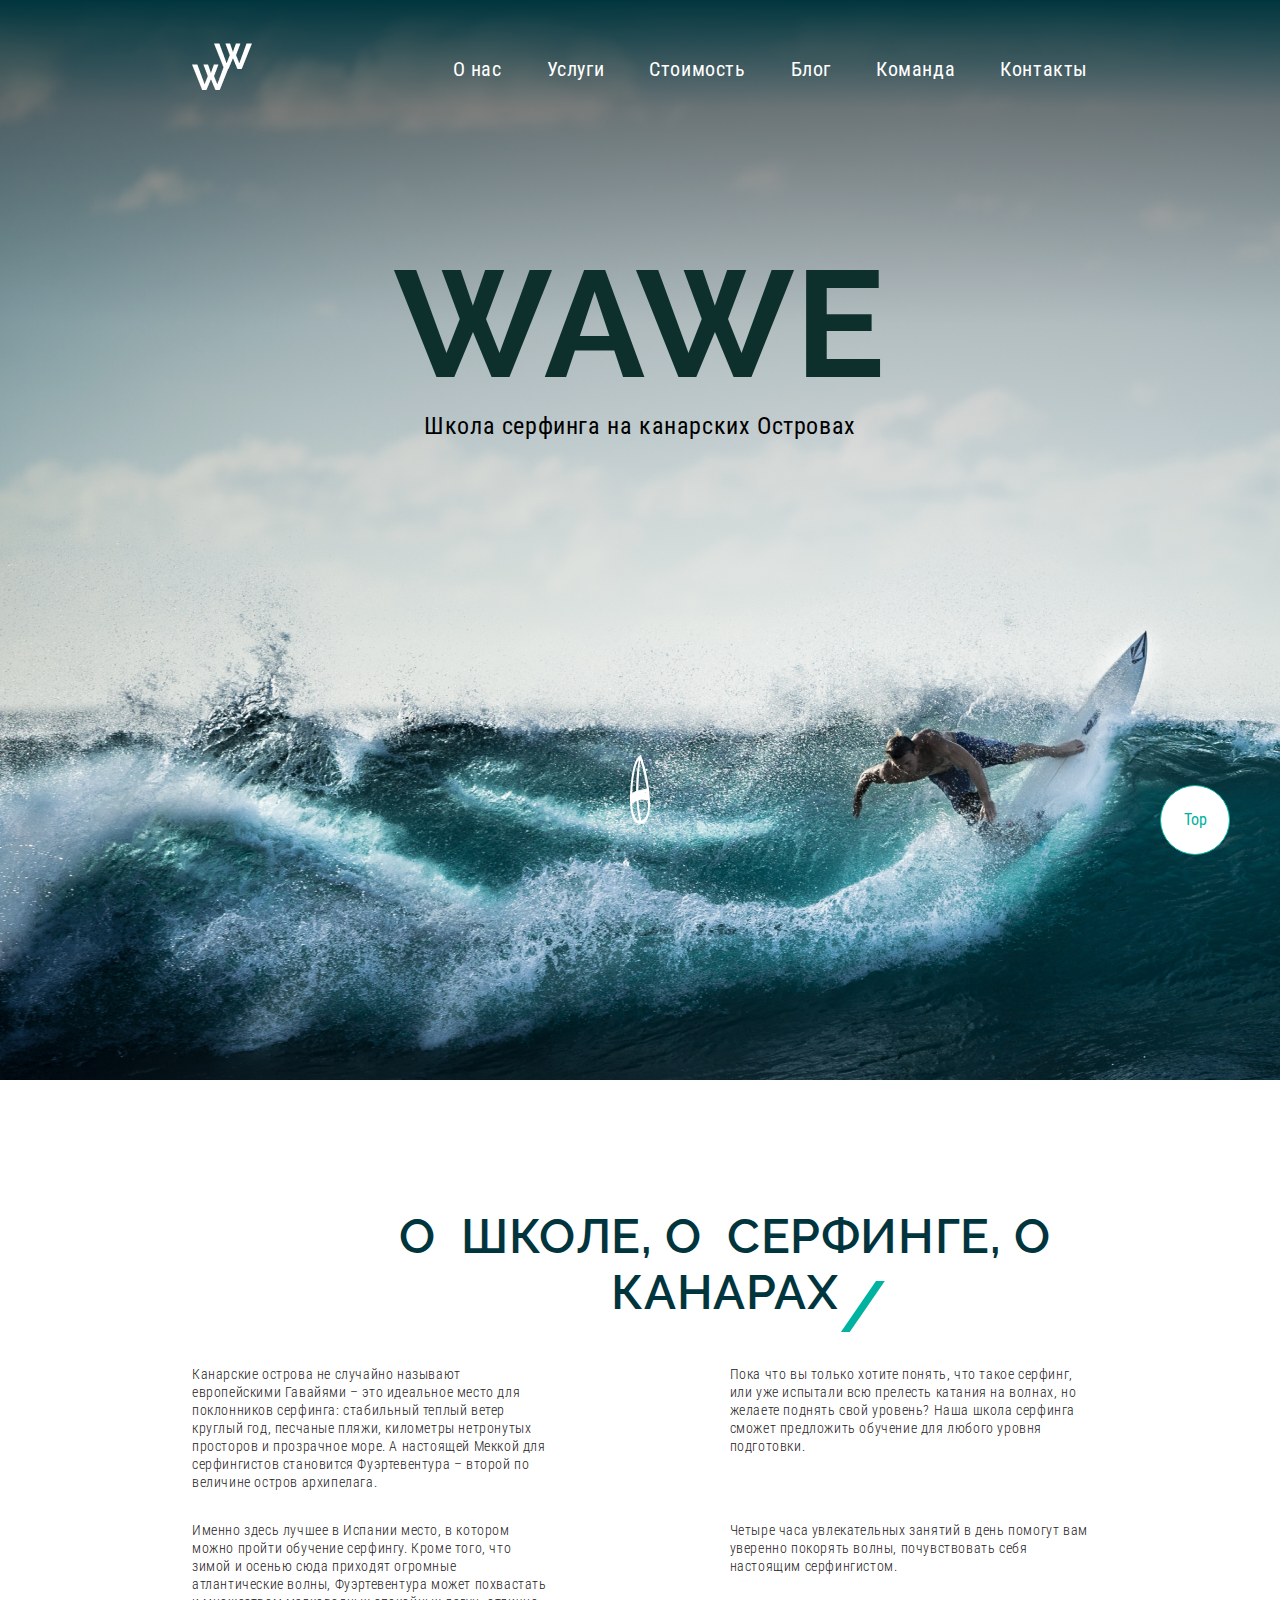
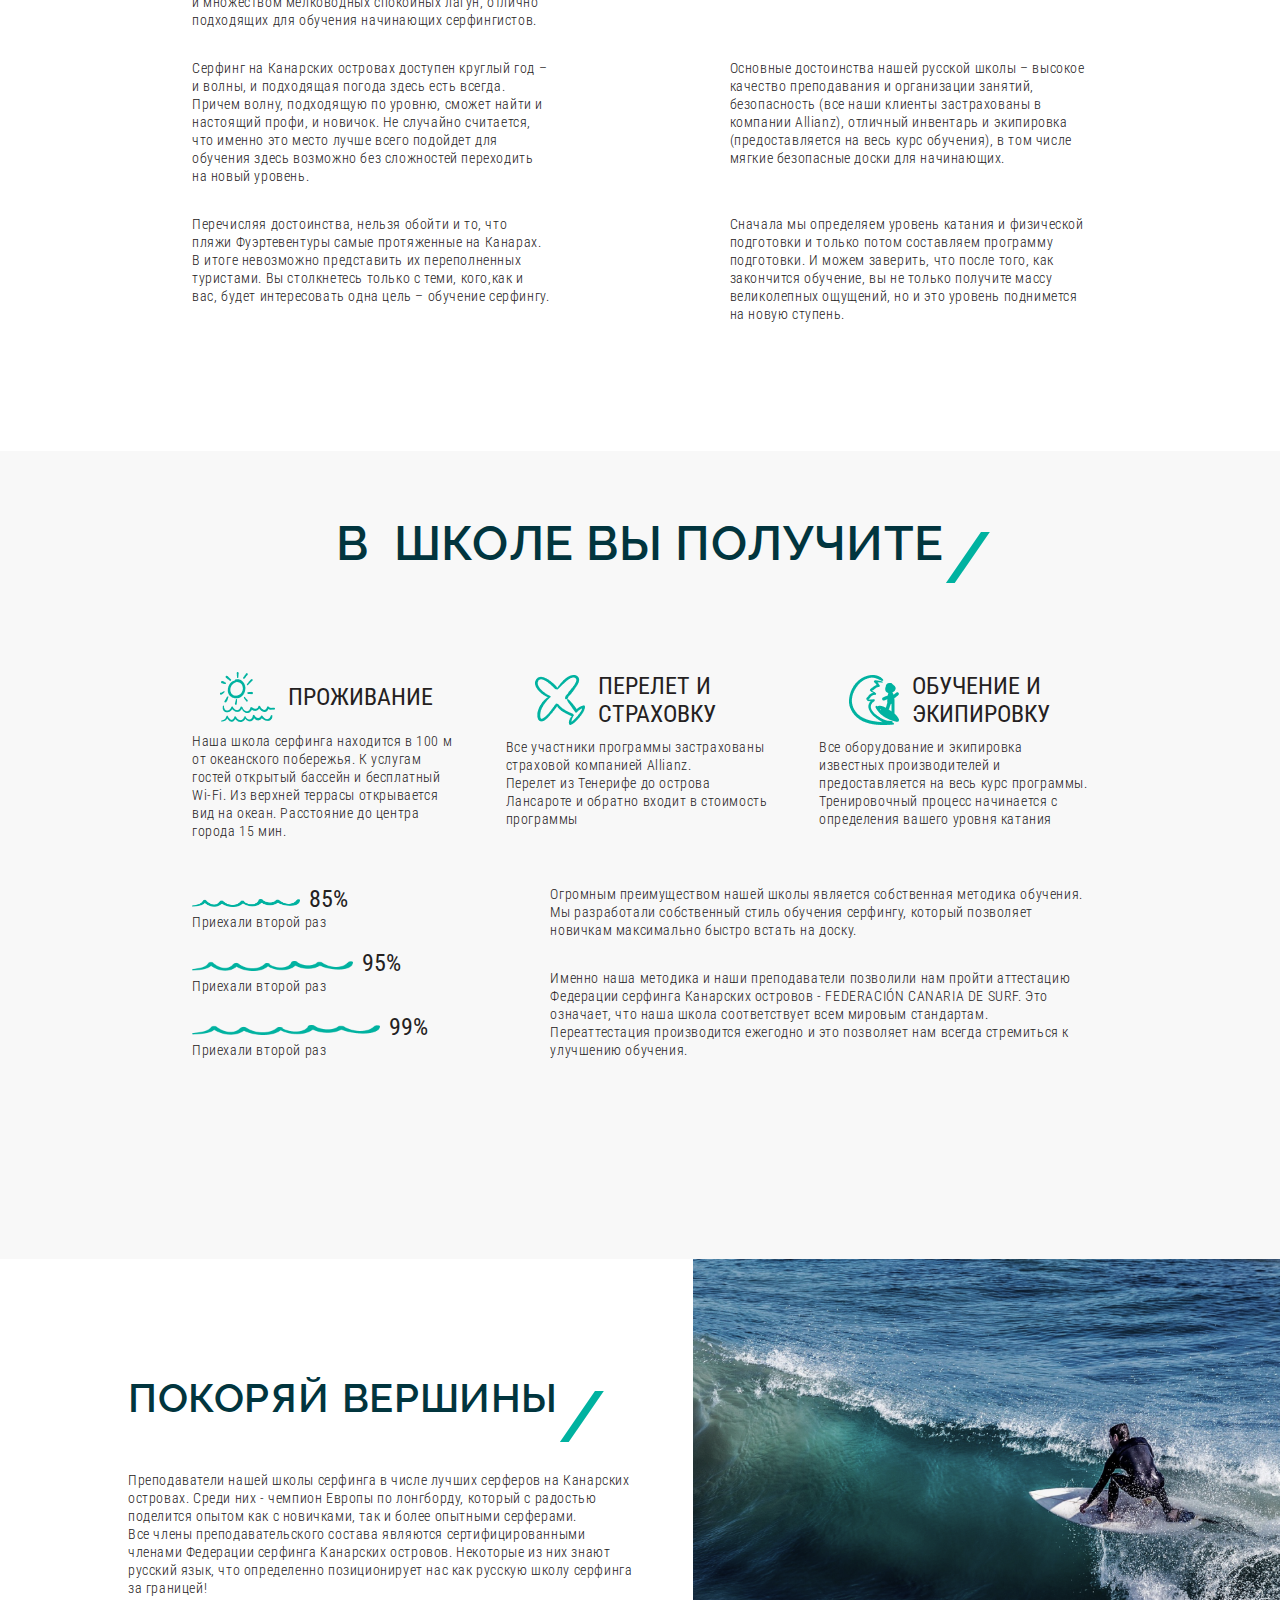
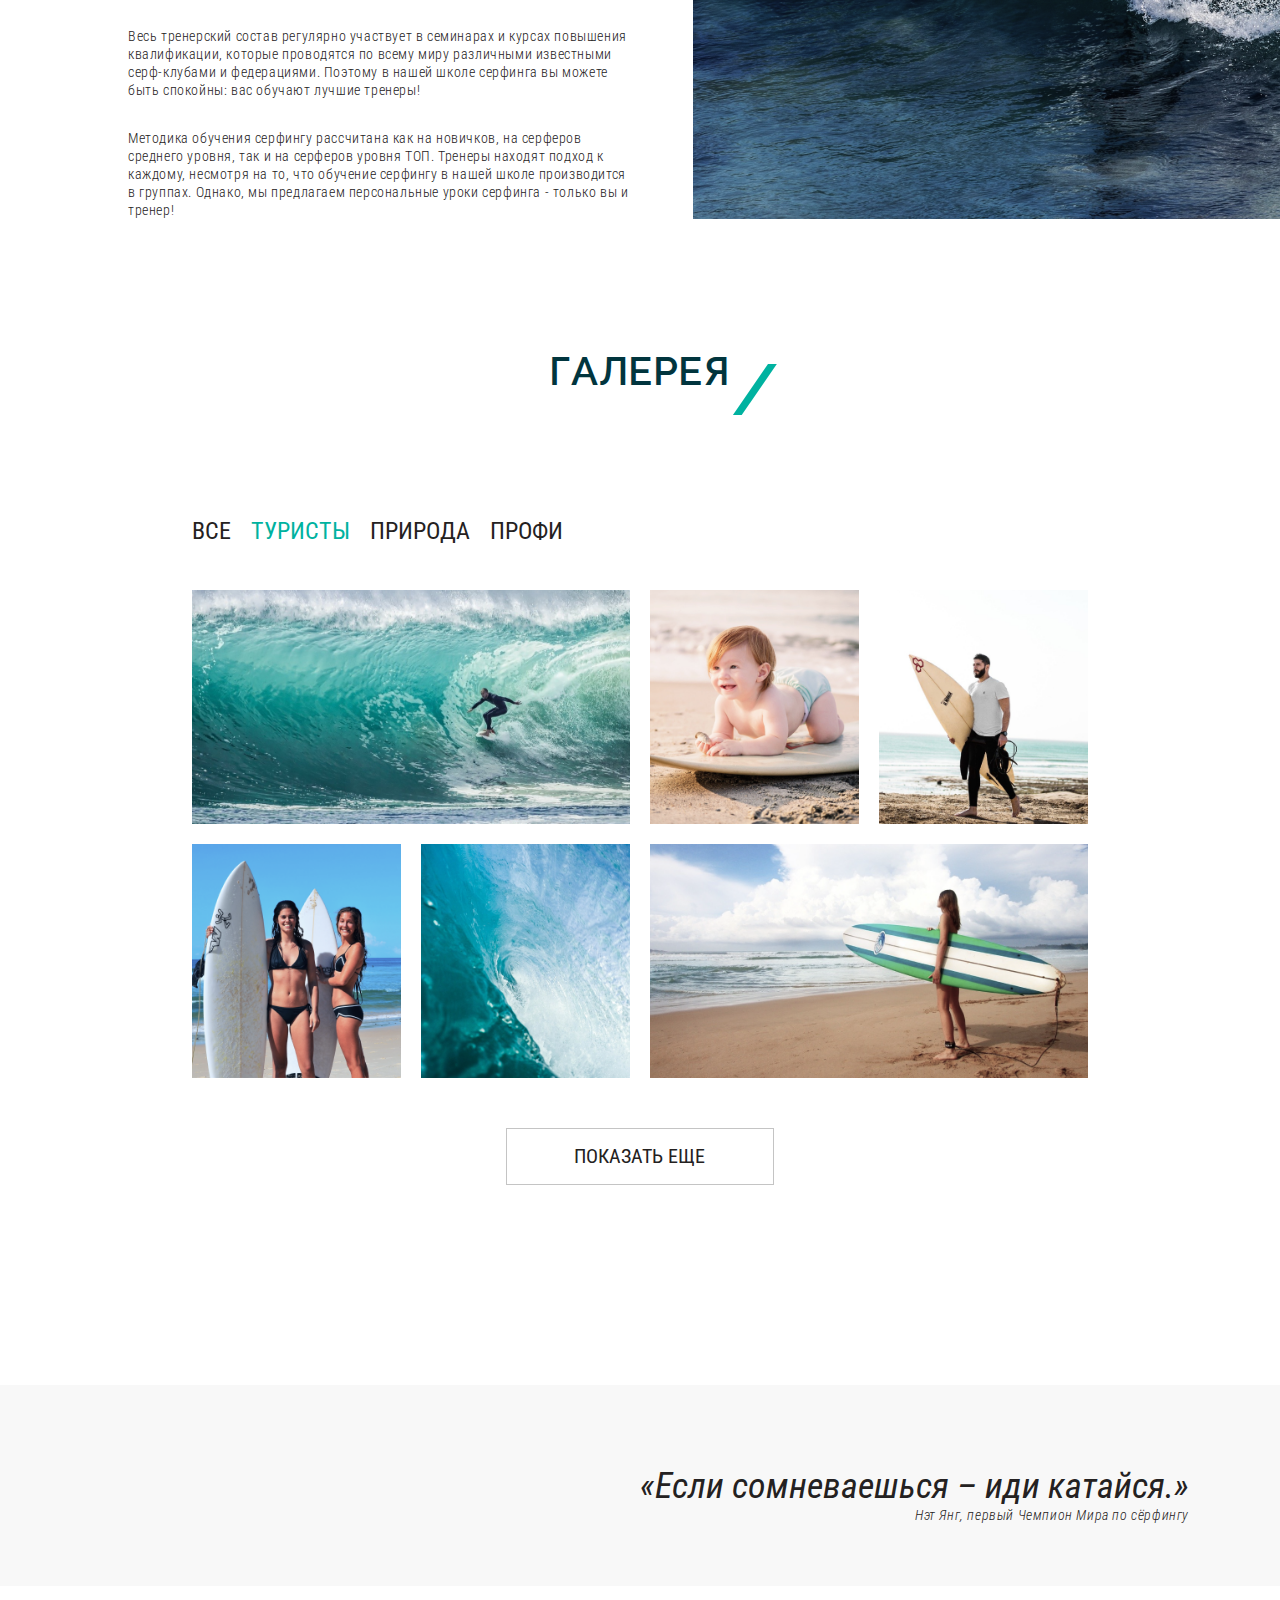
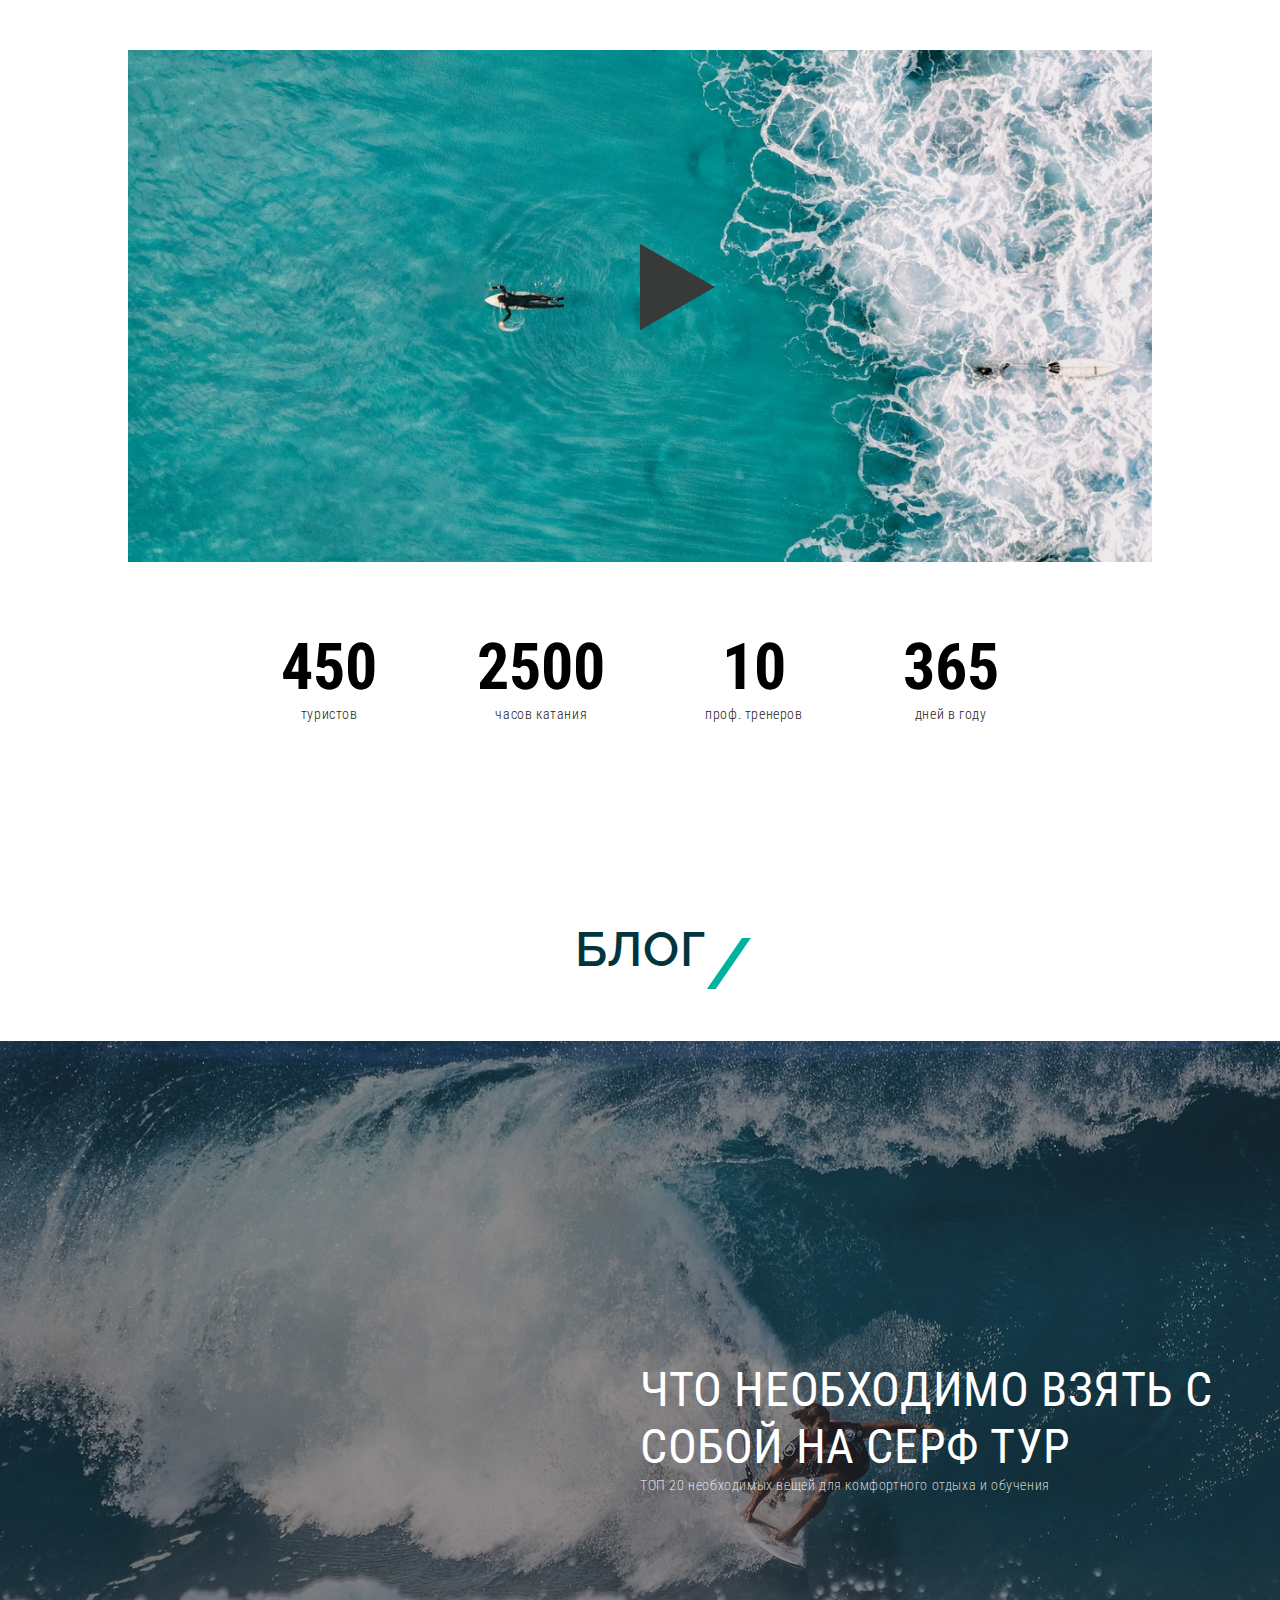
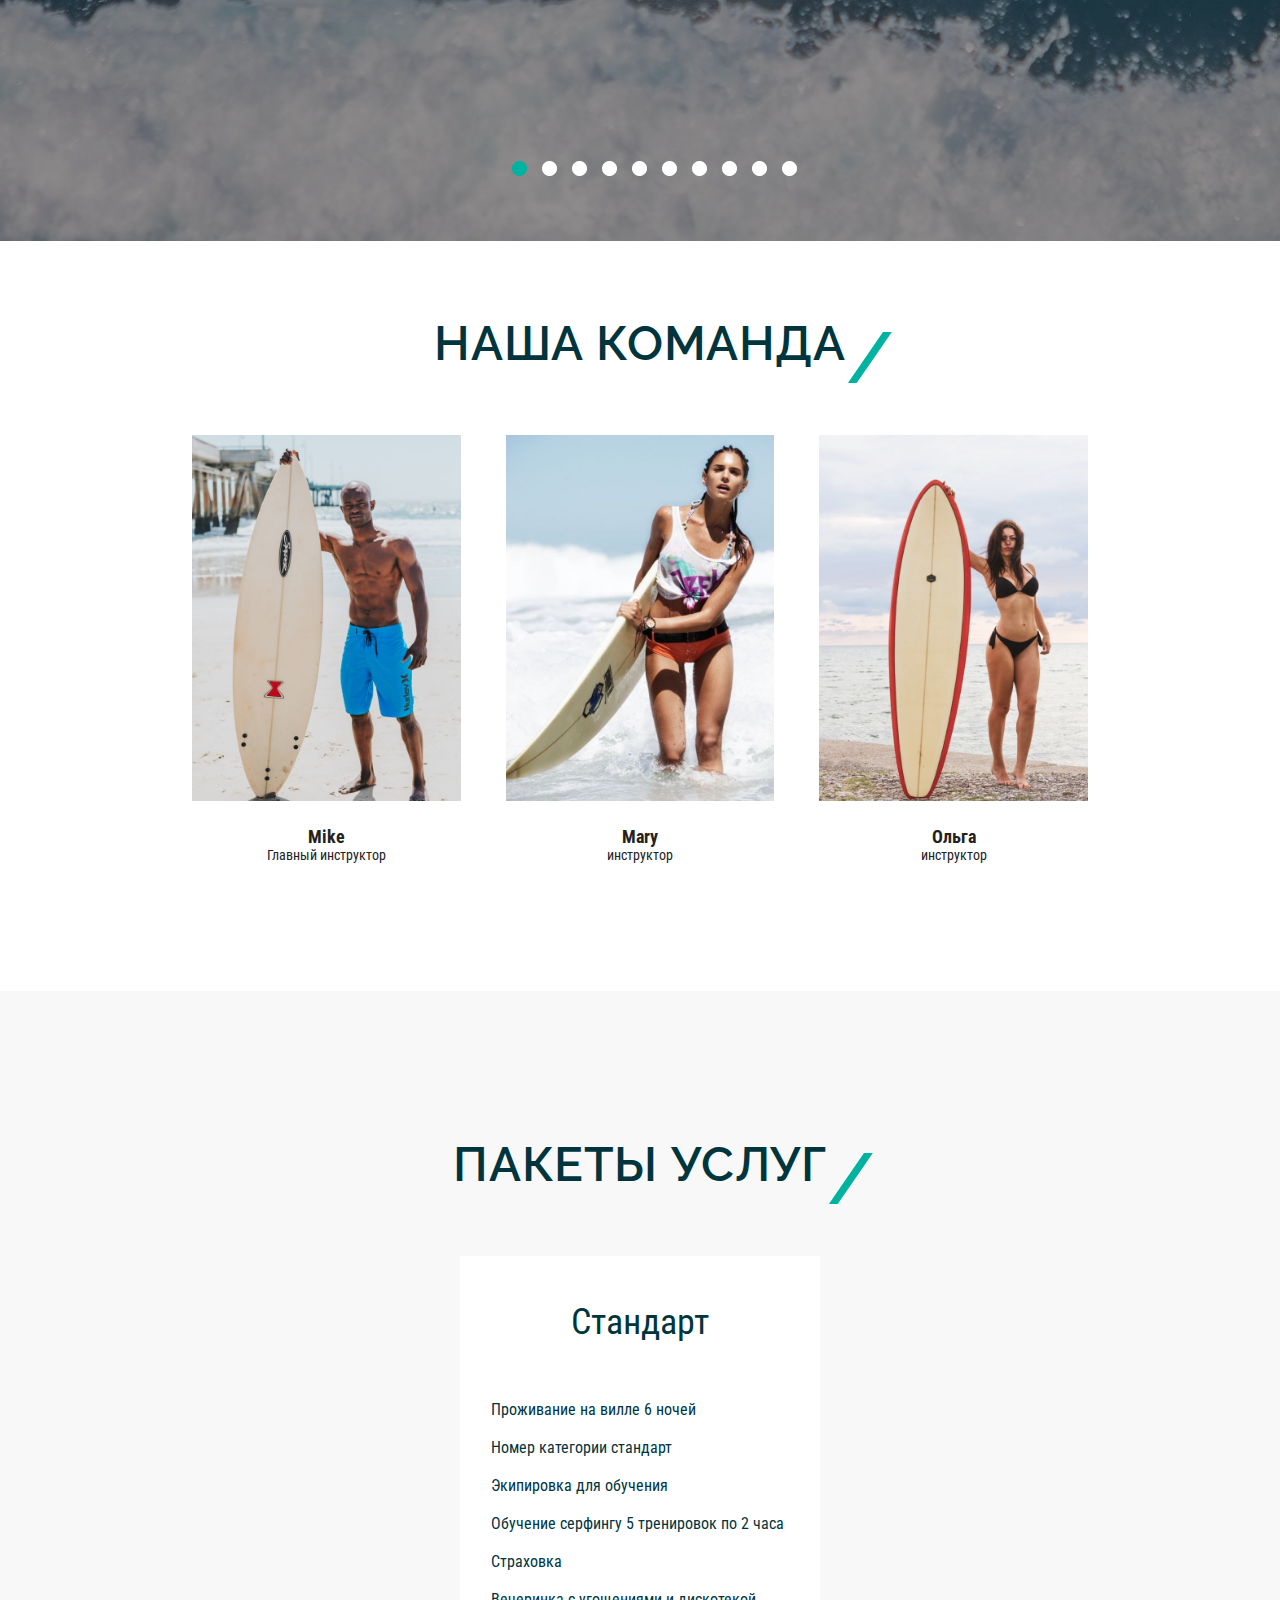
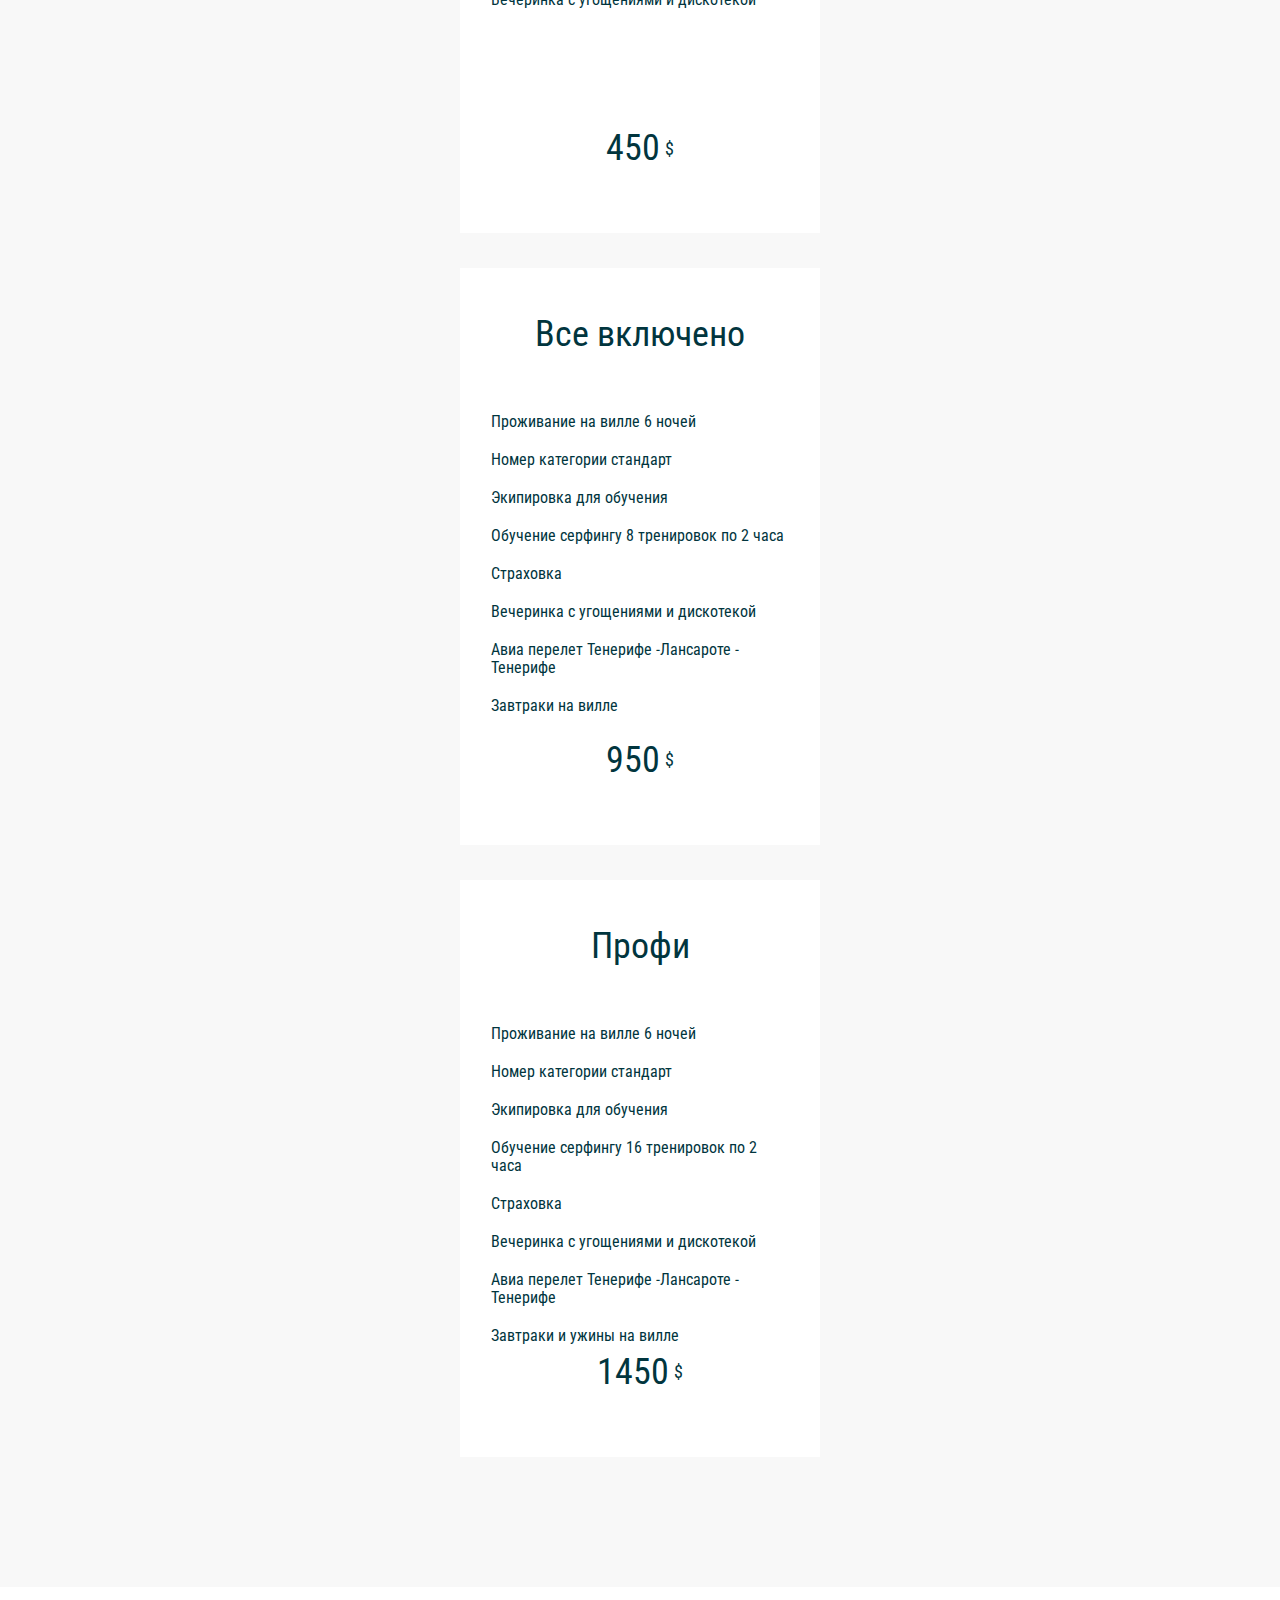
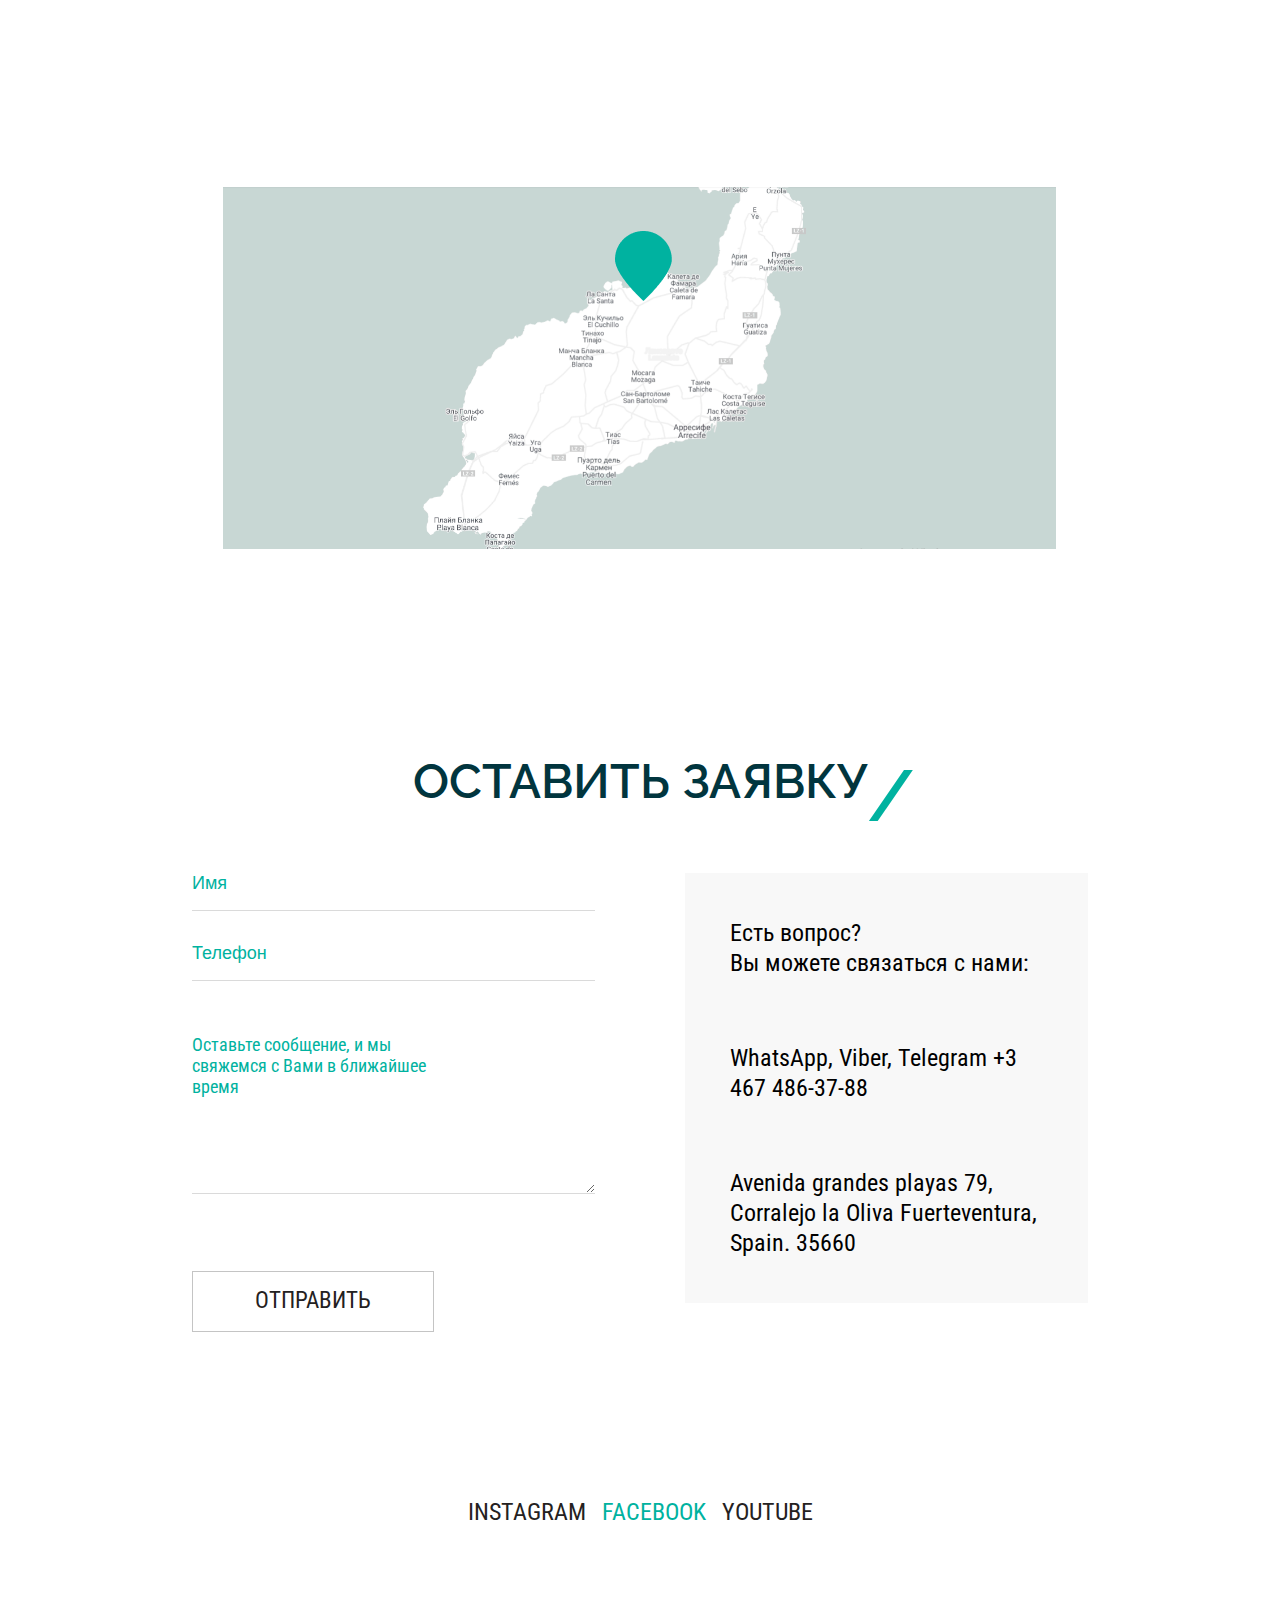
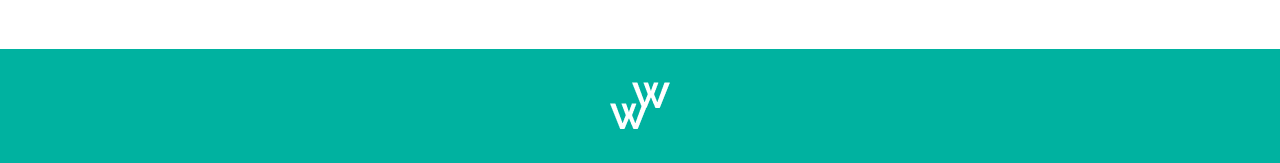
<file: index.html>
<!DOCTYPE html>
<html lang="en">
<head>
    <meta charset="UTF-8">
    <meta name="viewport" content="width=device-width, initial-scale=1.0">
    <link rel="preconnect" href="https://fonts.googleapis.com">
<link rel="preconnect" href="https://fonts.gstatic.com" crossorigin>
<link href="https://fonts.googleapis.com/css2?family=Roboto+Condensed:wght@100..900&display=swap" rel="stylesheet">
<link rel="stylesheet" href="scss/index.css">
<link rel="preconnect" href="https://fonts.googleapis.com">
<link rel="preconnect" href="https://fonts.gstatic.com" crossorigin>
<link href="https://fonts.googleapis.com/css2?family=Raleway:ital,wght@0,100..900;1,100..900&display=swap" rel="stylesheet">
    <title>Surfing School</title>
</head>
<body>
  <script src="/js/index.js"></script>
    <header>
        <div class="container">
            
            <nav class="nav">
                <a href="#" class="logo">
                    <img src="image/лого.png" alt="logo">
                </a>
        <ul class="header__nav">
            <li><a href="404.html">О нас</a></li>
            <li><a href="404.html">Услуги</a></li>
            <li><a href="404.html">Стоимость</a></li>
            <li><a href="404.html">Блог</a></li>
            <li><a href="404.html">Команда</a></li>
            <li><a href="404.html">Контакты</a></li>
     </ul>
            </nav>
     <div class="header__content">
        <div class="header__title">WAWE</div>
        <div class="header__text">Школа серфинга на канарских Островах</div>
       
        </div>
        <div class="header__icon">
     </div>
    </div>
    </header>
    <section class="aboutSchool">
      <div class="container">
        <div class="aboutSchool__title"><h1>
          <span class="aboutSchool__word"> О</span>&nbsp ШКОЛЕ,&nbspО&nbsp СЕРФИНГЕ, О КАНАРАХ </h1></div></div>
        <div class="container">
        <div class="aboutSchool__wrap">
      <div class="aboutSchool__content">
        <p>Канарские острова не случайно называют европейскими Гавайями – это идеальное место для поклонников серфинга: стабильный теплый ветер круглый год, песчаные пляжи, километры нетронутых просторов и прозрачное море. А настоящей Меккой для серфингистов становится Фуэртевентура – второй по величине остров архипелага.</p>
      </div>
      <div class="aboutSchool__content">
        <p>Пока что вы только хотите понять, что такое серфинг, или уже испытали всю прелесть катания на волнах, но желаете поднять свой уровень? Наша школа серфинга сможет предложить обучение для любого уровня подготовки.</p>
      </div>
      <div class="aboutSchool__content">
        <p>Именно здесь лучшее в Испании место, в котором можно пройти обучение серфингу. Кроме того, что зимой и осенью сюда приходят огромные атлантические волны, Фуэртевентура может похвастать и множеством мелководных спокойных лагун, отлично подходящих для обучения начинающих серфингистов.</p>
      </div>
      <div class="aboutSchool__content">
        <p>Четыре часа увлекательных занятий в день помогут вам уверенно покорять волны, почувствовать себя настоящим серфингистом.</p>
      </div>
      <div class="aboutSchool__content">
        <p>Серфинг на Канарских островах доступен круглый год – и волны, и подходящая погода здесь есть всегда. Причем волну, подходящую по уровню, сможет найти и настоящий профи, и новичок. Не случайно считается, что именно это место лучше всего подойдет для обучения здесь возможно без сложностей переходить на новый уровень.
        </p>
      </div>
      <div class="aboutSchool__content">
        <p>Основные достоинства нашей русской школы – высокое качество преподавания и организации занятий, безопасность (все наши клиенты застрахованы в компании Allianz), отличный инвентарь и экипировка (предоставляется на весь курс обучения), в том числе мягкие безопасные доски для начинающих.</p>
      </div>
      <div class="aboutSchool__content">
        <p>Перечисляя достоинства, нельзя обойти и то, что пляжи Фуэртевентуры самые протяженные на Канарах. В итоге невозможно представить их переполненных туристами. Вы столкнетесь только с теми, кого,как и вас, будет интересовать одна цель – обучение серфингу.</p>
      </div>
      <div class="aboutSchool__content">
        <p>Сначала мы определяем уровень катания и физической подготовки и только потом составляем программу подготовки. И можем заверить, что после того, как закончится обучение, вы не только получите массу великолепных ощущений, но и это уровень поднимется на новую ступень.</p>
      </div>
        </div>
        </div>
    </section>
  <section class="services">
    <div class="container">
      <div class="services__title">
        <h1>В&nbsp ШКОЛЕ  ВЫ ПОЛУЧИТЕ</h1>
        <div class="services_flexbox">
          <div class="services_content">
            <div class="services__content__title">
              <div class="services__icons"></div> <h2>ПРОЖИВАНИЕ</h2>
            </div>
            <p>Наша школа серфинга находится в 100 м от океанского побережья. К услугам гостей открытый бассейн и бесплатный Wi-Fi. Из верхней террасы открывается вид на океан. Расстояние до центра города 15 мин. </p>
          </div>
          <div class="services_content">
            <div class="services__content__title services__content__title2 ">
              <div class="services__icons services__icons2"></div> <div class="services__divsForh2"><h2>ПЕРЕЛЕТ И 
                СТРАХОВКУ</h2> </div>
            </div>
            <p>Все участники программы застрахованы страховой компанией Allianz.<br>
            Перелет из Тенерифе до острова Лансароте  и обратно входит в стоимость программы</p>
          </div>
          <div class="services_content">
            <div class="services__content__title services__content__title3">
              <div class="services__icons services__icons3"></div> <div class="services__divsForh2"> <h2>ОБУЧЕНИЕ И 
                ЭКИПИРОВКУ</h2> </div>
            </div>
            <p>Все оборудование и экипировка известных производителей и предоставляется на весь курс программы. Тренировочный процесс начинается с определения вашего уровня катания </p>
          </div>
        </div>
      </div>
      <div class="services__flexForBlocks">
      <div class="services__block1">
        <div class="services__block__wave1">
          <img src="image/wave1.png" alt="">
          <span>85%</span>
          <p>Приехали второй раз</p>
        </div>
        <div class="services__block__wave2">
          <img src="image/wave2.png" alt="">
          <span>95%</span>
          <p>Приехали второй раз</p>
        </div>
        <div class="services__block__wave3">
          <img src="image/wave3.png" alt="">
          <span>99%</span>
          <p>Приехали второй раз</p>
        </div>
      </div>
      <div class="services__block2">
        <p>Огромным преимуществом нашей школы является собственная методика обучения. Мы разработали собственный стиль обучения серфингу, который позволяет новичкам максимально быстро встать на доску. </p>
        <p>Именно наша методика и наши преподаватели позволили нам пройти аттестацию Федерации серфинга Канарских островов - FEDERACIÓN CANARIA DE SURF. Это означает, что наша школа соответствует всем мировым стандартам. Переаттестация производится ежегодно и это позволяет нам всегда стремиться к улучшению обучения.</p>
      </div>
      </div>
    </div>
  </section>
  <section class="peaks">
    <div class="peaks__block1">
      <h1>ПОКОРЯЙ ВЕРШИНЫ </h1>
      <div class="peaks__content">
        <p>Преподаватели нашей школы серфинга в числе лучших серферов на Канарских островах. Среди них - чемпион Европы по лонгборду, который с радостью поделится опытом как с новичками, так и более опытными серферами. <br>
          Все члены преподавательского состава являются сертифицированными членами Федерации серфинга Канарских островов. Некоторые из них знают русский язык, что определенно позиционирует нас как русскую школу серфинга за границей!</p>
        <p>Весь тренерский состав регулярно участвует в семинарах и курсах повышения квалификации, которые проводятся по всему миру различными известными серф-клубами и федерациями. Поэтому в нашей школе серфинга вы можете быть спокойны: вас обучают лучшие тренеры!</p>
        <p>Методика обучения серфингу рассчитана как на новичков, на серферов среднего уровня, так и на серферов уровня ТОП. Тренеры находят подход к каждому, несмотря на то, что обучение серфингу в нашей школе производится в группах. Однако, мы предлагаем персональные уроки серфинга - только вы и тренер!</p>
      </div>

    </div>
    <div class="peaks__block2">
      <img src="image/peaks.png" alt="peaks">
    </div>
  </section>
  <section class="gallery">
    <h1>ГАЛЕРЕЯ</h1>
    <div class="container">
      <div class="gallery__titles">
        <h2>ВСЕ</h2>
        <h2>ТУРИСТЫ</h2>
        <h2>ПРИРОДА</h2>
        <h2>ПРОФИ</h2>
      </div>
      <div class="gallery__flexbox">
      <img src="image/g1.png" alt="" class="gallery__img1"><img src="image/g2.png" alt="" class="gallery__img2"><img src="image/g3.png" alt="" class="gallery__img3"><img src="image/g4.png" alt="" class="gallery__img4"><img src="image/g5.png" alt="" class="gallery__img5"><img src="image/g6.png" alt="" class="gallery__img6">
    </div>
    <button class="button button_margin">
      <span>Показать еще</span>
    </button>
    </div>
   
  </section>
  <section class="quote">
    <div class="quote__block">
      <p class="quote__text">«Если сомневаешься – иди катайся.»</p>
      <p class="quote__name">Нэт Янг, первый Чемпион Мира по сёрфингу</p>
    </div>
  </section>
  <section class="video">
    <img src="image/video.png" alt="" class="video__image">
    <img src="image/Polygon 1.png" alt="" class="video__polygon">
  </section>
  <section class="Numbers">
    <div class="container">
      <div class="Numbers__flexbox">
        <div class="Numbers__blocks"><p>450
        </p>
        <span>туристов</span>
      </div>
      <div class="Numbers__blocks"><p>2500
      </p>
      <span>часов катания</span>
    </div>
    <div class="Numbers__blocks"><p>10
    </p>
    <span>проф. тренеров</span>
  </div>
  <div class="Numbers__blocks"><p>365
  </p>
  <span>дней в году</span>
</div>
      </div>
    </div>
  </section>
  <section class="blog">
    <h1>БЛОГ</h1>
    <div class="slider__block">
      <div class="slider__content">
      <h2>
        ЧТО НЕОБХОДИМО ВЗЯТЬ С СОБОЙ НА СЕРФ ТУР
      </h2>
      <span>ТОП 20 необходимых вещей для комфортного отдыха и обучения</span>
    </div>
    <div class="slider__flexbox">
      <img src="image/кружок-лазурь.png" alt=""><img src="image/кружок-белый.png" alt=""><img src="image/кружок-белый.png" alt=""><img src="image/кружок-белый.png" alt=""><img src="image/кружок-белый.png" alt=""><img src="image/кружок-белый.png" alt=""><img src="image/кружок-белый.png" alt=""><img src="image/кружок-белый.png" alt=""><img src="image/кружок-белый.png" alt=""><img src="image/кружок-белый.png" alt="">
    </div>
    </div>
  </section>
  <section class="team">
    <h1>НАША&nbspКОМАНДА</h1>
    <div class="container">
      <div class="team__blocks">
        <img src="image/coach.png" alt="coach">
        <div class="team__text">
        <p class="team__names">Mike</p>
        <p class="team__position">Главный инструктор</p>
        </div>
      </div>
        <div class="team__blocks">
          <img src="image/coach2.png" alt="coach">
          <div class="team__text">
          <p class="team__names">Mary</p>
          <p class="team__position">инструктор</p>
          </div>
        </div>
          <div class="team__blocks">
            <img src="image/coach3.png" alt="coach">
            <div class="team__text">
            <p class="team__names">Ольга</p>
            <p class="team__position">инструктор</p>
            </div>
          </div>
      </div>
  </section>
  <section class="packages">
    <h1>ПАКЕТЫ&nbspУСЛУГ</h1>
    <div class="container">
      <div class="packages__grid">
        <div class="packages__block">
          <p class="packages__title">Стандарт</p>
          <div class="packages__information">
          <p class="packages__text">Проживание на вилле 6 ночей</p>
          <p class="packages__text">Номер категории стандарт</p>
          <p class="packages__text">Экипировка для обучения</p>
          <p class="packages__text">Обучение серфингу 5 тренировок по 2 часа</p>
          <p class="packages__text">Страховка</p>
          <p class="packages__text">Вечеринка с угощениями и дискотекой</p>
          </div>
          <div class="packages__blockPrice">
            <p>450</p>
            <span>$</span>
          </div>
        </div>
        <div class="packages__block">
          <p class="packages__title">Все включено</p>
          <div class="packages__information">
            <p class="packages__text">Проживание на вилле 6 ночей</p>
            <p class="packages__text">Номер категории стандарт</p>
            <p class="packages__text">Экипировка для обучения</p>
            <p class="packages__text">Обучение серфингу 8 тренировок по 2 часа</p>
            <p class="packages__text">Страховка</p>
            <p class="packages__text">Вечеринка с угощениями и дискотекой</p>
            <p class="packages__text">Авиа перелет Тенерифе -Лансароте - Тенерифе</p>
            <p class="packages__text">Завтраки на вилле</p>
          </div>
          <div class="packages__blockPrice">
            <p>950</p>
            <span>$</span>
        </div>
        </div>
        <div class="packages__block">
          <p class="packages__title">Профи</p>
          <div class="packages__information">
            <p class="packages__text">Проживание на вилле 6 ночей</p>
            <p class="packages__text">Номер категории стандарт</p>
            <p class="packages__text">Экипировка для обучения</p>
            <p class="packages__text">Обучение серфингу 16 тренировок по 2 часа</p>
            <p class="packages__text">Страховка</p>
            <p class="packages__text">Вечеринка с угощениями и дискотекой</p>
            <p class="packages__text">Авиа перелет Тенерифе -Лансароте - Тенерифе</p>
            <p class="packages__text">Завтраки и ужины на вилле</p>
          </div>
          <div class="packages__blockPrice">
            <p>1450</p>
            <span>$</span>
        </div>
      </div>
      </div>
    </div>
  </section>
  <section class="map">
    <div class="map__image"><img src="image/map.png" alt="map">
      <div class="pin"><img src="image/Pin.png" alt=""></div>
      </div>
  </section>
  <section class="application">
    <h1>ОСТАВИТЬ ЗАЯВКУ</h1>
    <div class="container">
    <div class="form-container">
      <form class="contact-form">
        <div class="form-group">
          <input type="text" id="name" name="name" placeholder="Имя">
        </div>
        <div class="form-group">
          <input type="tel" id="phone" name="phone" placeholder="Телефон">
        </div>
        <div class="form-group">
          <div class="message-wrapper"><label for="message">Оставьте сообщение, и мы свяжемся с Вами в ближайшее время</label></div> </div>
          <div class="form-group">
          <textarea id="message" name="message" rows="3"></textarea>
        </div>
        <button type="submit" class="button">ОТПРАВИТЬ</button>
      </form>
    </div>
    <div class="application__block">
      <p>Есть вопрос?<br>
        Вы можете связаться с нами:
        </p>
      <p>WhatsApp, Viber, Telegram

        +3 467 486-37-88</p>
      <p>Avenida grandes playas 79, 
        Corralejo la Oliva Fuerteventura, 
        Spain. 35660</p>
    </div>
    
    </div>
    <div class="application__contacts">
      <a href="404.html">INSTAGRAM</a><a href="404.html">FACEBOOK</a><a href="404.html">YOUTUBE</a>
    </div>
  </section>
  <footer>
    <img src="image/лого.png" alt="logo">
  </footer>
</div>
<div onclick="scrollToTop()" class="scrollTop">Top</div>
</body>
</html>
</file>
<file: scss/index.css>
@charset "UTF-8";
* {
  margin: 0;
  padding: 0;
  box-sizing: border-box;
  max-width: 100vw;
  scroll-behavior: smooth;
}

html, body {
  height: 100%;
  font-family: "Roboto Condensed";
}

.container {
  margin: 0 auto;
  max-width: 1200px;
}

.scrollTop {
  padding-top: 24px;
  width: 70px;
  height: 70px;
  position: fixed;
  bottom: 5%;
  right: 50px;
  background-color: #ffffff;
  border-radius: 50%;
  color: #00B2A0;
  text-align: center;
  cursor: pointer;
  transition: all 0.5s ease 0s;
  border: 1px solid #00B2A0;
}

.scrollTop:hover {
  background-color: #00B2A0;
  border: 1px solid #F8F8F8;
  color: #ffffff;
}

header {
  position: relative;
  padding-top: 35px;
  width: 1920px;
  height: 1080px;
  background-image: linear-gradient(180deg, #01353E 0%, rgba(51, 51, 51, 0.6) 10%, rgba(51, 51, 51, 0.22) 30%, rgba(51, 51, 51, 0) 60%), url("../image/main.png");
  background-size: cover;
}

.nav {
  display: flex;
  gap: 184px;
  margin-bottom: 242px;
}

.header__nav {
  display: flex;
  align-items: center;
  gap: 45px;
  justify-content: space-between;
}

.header__nav li {
  list-style-type: none;
  cursor: pointer;
  position: relative;
  overflow: hidden;
}
.header__nav li a {
  color: #ffffff;
  font-size: 24px;
  font-weight: 400;
  letter-spacing: 0.6px;
  text-decoration: none;
  word-wrap: break-word;
}

.header__nav li:before {
  content: "";
  position: absolute;
  inset: calc(100% - 3px) 0 0 0;
  background: #00B2A0;
  scale: 0 1;
  transition: 0.3s, translate 0s 0.3s;
}

.header__nav:hover li:before {
  scale: 1;
}

.header__nav li:hover:before {
  translate: 0;
  transition: 0.3s;
}

.header__nav:hover li:has(~ li:hover):before {
  translate: 100% 0;
  transition: 0.2s 0.2s, scale 0s 0.4s;
}

.header__nav:hover li:hover ~ li:before {
  translate: -100% 0;
  transition: 0.2s 0.2s, scale 0s 0.4s;
}

.header__title {
  padding-left: 292px;
  height: 235px;
  color: #0D302C;
  font-size: 200px;
  font-family: "Raleway";
  font-weight: bold;
  letter-spacing: 0.6px;
}

.header__content {
  margin-bottom: 315px;
}

.header__text {
  text-align: center;
  color: #000000;
  font-size: 24px;
  font-weight: 400;
  letter-spacing: 0.6px;
  word-wrap: break-word;
}

.header__icon {
  background-image: url(../image/ship.png);
  background-size: cover;
  width: 20px;
  height: 68.81px;
  margin: 0 auto;
}

.aboutSchool {
  width: 1920px;
  padding: 189px 0 199px;
  height: 966px;
}

.aboutSchool__wrap {
  display: flex;
  max-width: 1080px;
  flex-wrap: wrap;
  row-gap: 30px;
  -moz-column-gap: 120px;
       column-gap: 120px;
}

.aboutSchool__title {
  margin-bottom: 100px;
  padding-left: 170px;
}
.aboutSchool__title h1 {
  font-family: Raleway;
  font-size: 48px;
  color: #01353E;
  font-weight: 600;
  letter-spacing: 0.6px;
  position: relative;
}
.aboutSchool__title h1::after {
  content: "/";
  position: absolute;
  color: #00B2A0;
  font-size: 72px;
  font-weight: 600;
  font-family: "Raleway";
}

.aboutSchool__content {
  width: 480px;
  height: 87px;
  color: #242121;
  font-size: 14px;
  font-family: "Roboto Condensed";
  font-weight: 300;
  line-height: 18px;
  letter-spacing: 0.6px;
  word-wrap: break-word;
}

.services {
  padding: 200px 0px;
  background-color: #F8F8F8;
}

.services__title h1 {
  font-family: Raleway;
  font-size: 48px;
  color: #01353E;
  font-weight: 600;
  letter-spacing: 0.6px;
  position: relative;
  margin-left: 292px;
  letter-spacing: 1 px;
}
.services__title h1::after {
  content: "/";
  position: absolute;
  color: #00B2A0;
  font-size: 72px;
  font-weight: 600;
  font-family: "Raleway";
}

.services_flexbox {
  display: flex;
  -moz-column-gap: 75px;
       column-gap: 75px;
  margin-bottom: 103px;
}

.services_content {
  padding-top: 101px;
}
.services_content p {
  width: 350px;
  padding-top: 10px;
  font-family: "Roboto Condensed";
  line-height: 18px;
  font-size: 14px;
  letter-spacing: 0.6px;
  font-weight: 300;
  color: #242121;
  word-wrap: break-word;
}

.services__content__title {
  display: flex;
  -moz-column-gap: 13px;
       column-gap: 13px;
  align-items: center;
  padding-left: 63px;
}
.services__content__title h2 {
  font-size: 24px;
  line-height: 28px;
  color: #242121;
  font-weight: 400;
}
.services__content__title .services__divsForh2 {
  max-width: 146px;
}

.services__content__title2 {
  padding-left: 80px;
  -moz-column-gap: 13px;
       column-gap: 13px;
}

.services__content__title3 {
  padding-left: 73px;
  -moz-column-gap: 13px;
       column-gap: 13px;
}

.services__icons {
  display: inline-block;
  background-image: url(../image/sun.png);
  width: 55px;
  height: 50px;
}

.services__icons2 {
  width: 50px;
  background-image: url(../image/plane.png);
}

.services__icons3 {
  width: 50px;
  background-image: url(../image/парусник.png);
}

.services__block1 {
  width: 346px;
  display: flex;
  flex-direction: column;
  gap: 7px;
}

.services__block__wave1 img {
  margin-right: 5px;
}
.services__block__wave1 span {
  font-size: 24px;
  line-height: 28px;
  color: #242121;
  font-weight: 400;
}
.services__block__wave1 p {
  font-family: "Roboto Condensed";
  line-height: 18px;
  font-size: 14px;
  letter-spacing: 0.6px;
  font-weight: 300;
  color: #242121;
  word-wrap: break-word;
}

.services__block__wave2 img {
  margin-right: 5px;
}
.services__block__wave2 span {
  font-size: 24px;
  line-height: 28px;
  color: #242121;
  font-weight: 400;
}
.services__block__wave2 p {
  font-family: "Roboto Condensed";
  line-height: 18px;
  font-size: 14px;
  letter-spacing: 0.6px;
  font-weight: 300;
  color: #242121;
  word-wrap: break-word;
}

.services__block__wave3 img {
  margin-right: 5px;
}
.services__block__wave3 span {
  font-size: 24px;
  line-height: 28px;
  color: #242121;
  font-weight: 400;
}
.services__block__wave3 p {
  font-family: "Roboto Condensed";
  line-height: 18px;
  font-size: 14px;
  letter-spacing: 0.6px;
  font-weight: 300;
  color: #242121;
  word-wrap: break-word;
}

.services__flexForBlocks {
  display: flex;
  gap: 254px;
}

.services__block2 {
  display: flex;
  flex-direction: column;
  gap: 30px;
}
.services__block2 p {
  width: 600px;
  font-family: "Roboto Condensed";
  line-height: 18px;
  font-size: 14px;
  letter-spacing: 0.6px;
  font-weight: 300;
  color: #242121;
  word-wrap: break-word;
}

.peaks {
  display: flex;
  gap: 41px;
  padding-left: 360px;
  padding-bottom: 200px;
}

.peaks__block1 {
  padding-top: 200px;
  width: 558px;
  gap: 100px;
  display: flex;
  flex-direction: column;
}
.peaks__block1 h1 {
  font-family: Raleway;
  font-size: 48px;
  color: #01353E;
  font-weight: 600;
  letter-spacing: 0.6px;
  position: relative;
  word-spacing: 2px;
}
.peaks__block1 h1::after {
  content: "/";
  position: absolute;
  color: #00B2A0;
  font-size: 72px;
  font-weight: 600;
  font-family: "Raleway";
}

.peaks__content {
  gap: 30px;
  display: flex;
  flex-direction: column;
}
.peaks__content p {
  font-family: "Roboto Condensed";
  line-height: 18px;
  font-size: 14px;
  letter-spacing: 0.6px;
  font-weight: 300;
  color: #242121;
  word-wrap: break-word;
  width: 507px;
}

.gallery {
  margin-bottom: 200px;
}

.gallery h1 {
  text-align: center;
  font-family: Raleway;
  font-size: 48px;
  color: #01353E;
  font-weight: 600;
  letter-spacing: 0.6px;
  position: relative;
  margin-bottom: 215px;
}
.gallery h1::after {
  content: "/";
  position: absolute;
  color: #00B2A0;
  font-size: 72px;
  font-weight: 600;
  font-family: "Raleway";
}

.gallery__titles {
  display: flex;
  gap: 20px;
  margin-bottom: 50px;
}
.gallery__titles h2 {
  font-size: 24px;
  line-height: 18px;
  color: #242121;
  font-weight: 400;
}
.gallery__titles h2:nth-of-type(2) {
  color: #00B2A0;
}

.gallery__flexbox {
  display: flex;
  gap: 40px;
  flex-wrap: wrap;
  margin-bottom: 50px;
}

.button {
  background-color: #ffffff;
  color: #242121;
  border: 1px solid #C4C4C4;
  padding: 24px 91px 22px 91px;
  font-weight: 400;
  width: 350px;
  font-family: "Roboto Condensed";
}
.button span {
  font-size: 24px;
  line-height: 18px;
  color: #242121;
  font-weight: 400;
  text-transform: uppercase;
}
.button_margin {
  margin: 0 423px;
}

.quote {
  background-color: #F8F8F8;
  padding-top: 81px;
  padding-bottom: 62px;
}

.quote__block {
  margin-left: 672px;
  width: 720px;
}

.quote__text {
  font-size: 24px;
  line-height: 18px;
  color: #242121;
  font-weight: 400;
  font-size: 36px;
  font-style: italic;
  line-height: 40px;
  letter-spacing: 0px;
}

.quote__name {
  font-family: "Roboto Condensed";
  line-height: 18px;
  font-size: 14px;
  letter-spacing: 0.6px;
  font-weight: 300;
  color: #242121;
  word-wrap: break-word;
  font-style: italic;
  text-align: end;
}

.video {
  padding: 203px 361px 195px 359px;
  position: relative;
}

.video__polygon {
  position: absolute;
  left: 909px;
  top: 453px;
}

.numbers__flexbox {
  margin-left: 632px;
  display: flex;
  margin-bottom: 198px;
}
.numbers__flexbox span {
  font-family: "Roboto Condensed";
  line-height: 18px;
  font-size: 14px;
  letter-spacing: 0.6px;
  font-weight: 300;
  color: #242121;
  word-wrap: break-word;
  word-spacing: normal;
}
.numbers__flexbox span:nth-of-type(1) {
  margin-right: 143px;
}
.numbers__flexbox span:nth-of-type(2) {
  margin-right: 106px;
}
.numbers__flexbox span:nth-of-type(3) {
  margin-right: 98px;
}

.Numbers {
  padding-bottom: 198px;
}

.Numbers__flexbox {
  justify-content: center;
  display: flex;
  gap: 100px;
}

.Numbers__blocks {
  display: flex;
  flex-direction: column;
  justify-content: center;
  align-items: center;
}

.Numbers__blocks > p {
  font-size: 64px;
  font-weight: bold;
}

.Numbers__blocks > span {
  margin: opx auto;
  font-family: "Roboto Condensed";
  line-height: 18px;
  font-size: 14px;
  letter-spacing: 0.6px;
  font-weight: 300;
  color: #242121;
  word-wrap: break-word;
}

.slider__block {
  background-image: url(../image/затемнение.png), url(../image/slider.png);
  width: 1920px;
  height: 800px;
  background-size: cover;
  position: relative;
}

.blog {
  padding-bottom: 200px;
}
.blog h1 {
  font-family: Raleway;
  font-size: 48px;
  color: #01353E;
  font-weight: 600;
  letter-spacing: 0.6px;
  position: relative;
  margin-left: 895px;
  margin-bottom: 229px;
}
.blog h1::after {
  content: "/";
  position: absolute;
  color: #00B2A0;
  font-size: 72px;
  font-weight: 600;
  font-family: "Raleway";
}

.slider__content {
  width: 600px;
  position: absolute;
  left: 960px;
  top: 314px;
}
.slider__content h2 {
  font-size: 48px;
  letter-spacing: 0.6px;
  font-weight: 400;
  color: #ffffff;
  font-family: "Roboto Condensed";
}
.slider__content span {
  font-family: "Roboto Condensed";
  line-height: 18px;
  font-size: 14px;
  letter-spacing: 0.6px;
  font-weight: 300;
  color: #242121;
  word-wrap: break-word;
  color: white;
  font-weight: 200;
}

.slider__flexbox {
  display: flex;
  gap: 15px;
  position: absolute;
  left: 818px;
  top: 708px;
}

.team {
  padding-top: 10px;
  padding-bottom: 215px;
}

.team__blocks {
  gap: 25px;
  display: flex;
  flex-direction: column;
  width: 330px;
}
.team__blocks img {
  height: 475px;
}

.team h1 {
  font-family: Raleway;
  font-size: 48px;
  color: #01353E;
  font-weight: 600;
  letter-spacing: 0.6px;
  position: relative;
  margin-left: 755px;
  margin-bottom: 223px;
}
.team h1::after {
  content: "/";
  position: absolute;
  color: #00B2A0;
  font-size: 72px;
  font-weight: 600;
  font-family: "Raleway";
}
.team .container {
  display: flex;
  gap: 105px;
}

.team__names {
  font-weight: bold;
  font-size: 18px;
  color: #242121;
}

.team__position {
  font-size: 14px;
  color: #242121;
}

.team__text {
  text-align: center;
}

.packages {
  background-color: #F8F8F8;
  padding-top: 145px;
  padding-bottom: 200px;
}
.packages h1 {
  font-family: Raleway;
  font-size: 48px;
  color: #01353E;
  font-weight: 600;
  letter-spacing: 0.6px;
  position: relative;
  letter-spacing: 0.6px;
  margin-left: 751px;
  margin-bottom: 215px;
}
.packages h1::after {
  content: "/";
  position: absolute;
  color: #00B2A0;
  font-size: 72px;
  font-weight: 600;
  font-family: "Raleway";
}

.packages__grid {
  display: grid;
  grid-template-columns: 360px 360px 360px;
  -moz-column-gap: 60px;
       column-gap: 60px;
}

.packages__block {
  color: #01353E;
  padding: 45px 31px;
  width: 360px;
  height: 577px;
  background-color: #ffffff;
}

.packages__title {
  font-size: 36px;
  text-align: center;
  margin-bottom: 58px;
}

.packages__text {
  line-height: 18px;
}

.packages__information {
  height: 327px;
  display: flex;
  flex-direction: column;
  gap: 20px;
}

.packages__blockPrice {
  display: flex;
  gap: 5px;
  justify-content: center;
  align-items: center;
}
.packages__blockPrice p {
  font-size: 36px;
  line-height: 40px;
}
.packages__blockPrice span {
  font-size: 18px;
}

.map {
  padding: 200px 224px 200px 223px;
}
.map .map__image {
  width: 1473px;
  position: relative;
}

.pin {
  width: 57px;
  position: absolute;
  left: 708px;
  top: 99px;
}

.application {
  padding-bottom: 200px;
}
.application h1 {
  font-family: Raleway;
  font-size: 48px;
  color: #01353E;
  font-weight: 600;
  letter-spacing: 0.6px;
  position: relative;
  margin: 0 729px 243px 728px;
  letter-spacing: 0px;
}
.application h1::after {
  content: "/";
  position: absolute;
  color: #00B2A0;
  font-size: 72px;
  font-weight: 600;
  font-family: "Raleway";
}

.application > .container {
  display: flex;
  gap: 31px;
}

.form-container {
  width: 569px;
}

form {
  display: inherit;
}

.contact-form {
  width: 100%;
}

input[type=text], [type=tel] {
  width: 100%;
  border: none;
  border-bottom: 1px solid #DADADA;
  padding-bottom: 16px;
  font-size: 18px;
}

input[type=text] {
  margin-bottom: 32px;
}

input[type=tel] {
  margin-bottom: 53px;
}

input::-moz-placeholder {
  color: #00B2A0;
}

input::placeholder {
  color: #00B2A0;
}

label[for=message] {
  color: #00B2A0;
  font-size: 18px;
  width: 260px;
}

.message-wrapper {
  width: 260px;
  margin-bottom: 51px;
}

.contact-form > .button {
  font-size: 23px;
  line-height: 18px;
}

textarea {
  width: 100%;
  border: none;
  border-bottom: 1px solid #DADADA;
  margin-bottom: 73px;
}

.application__block {
  background-color: #F8F8F8;
  width: 600px;
  gap: 65px;
  display: flex;
  flex-direction: column;
  padding: 49px 230px 71px 52px;
  margin-bottom: 200px;
}
.application__block p {
  font-size: 24px;
  line-height: 30px;
  max-width: 327px;
}

.application__contacts {
  margin: 0 781px;
  display: flex;
  gap: 1em;
}
.application__contacts a {
  text-decoration: none;
  font-size: 24px;
  line-height: 18px;
  color: #242121;
}
.application__contacts a:nth-of-type(2) {
  color: #00B2A0;
}

footer {
  display: flex;
  justify-content: center;
  background-color: #00B2A0;
  padding: 68px 0px;
}

@media screen and (max-width: 1919px) {
  .header__title {
    text-align: center;
    width: 100%;
    padding-left: 0px;
  }
  .packages__blocks2 {
    padding: 0%;
  }
  .packages__price {
    margin-bottom: 0px;
  }
  .packages__price3 {
    margin-bottom: 0px;
  }
  .packages__price::after {
    left: 60%;
  }
  .packages__price3::after {
    left: 65%;
  }
  .packages__blocks {
    padding: 2%;
    display: flex;
    flex-direction: column;
    justify-content: space-between;
  }
  .container {
    max-width: 70%;
  }
  .gallery__flexbox {
    max-width: 100%;
    gap: 20px;
    display: grid;
    grid-template-columns: 1fr 1fr 1fr 1fr;
  }
  .gallery__img1 {
    height: 100%;
    -o-object-fit: cover;
       object-fit: cover;
    width: 100%;
    grid-column: span 2;
  }
  .gallery__img2, .gallery__img3, .gallery__img4, .gallery__img5 {
    height: 100%;
    -o-object-fit: cover;
       object-fit: cover;
    grid-column: span 1;
    width: 100%;
  }
  .gallery__img6 {
    height: 100%;
    -o-object-fit: cover;
       object-fit: cover;
    width: 100%;
    grid-column: span 2;
  }
  .aboutSchool {
    padding: 10% 0px;
    height: -moz-fit-content;
    height: fit-content;
  }
  .aboutSchool__content {
    height: -moz-fit-content;
    height: fit-content;
    width: 40%;
  }
  .aboutSchool__title {
    text-align: center;
    margin-bottom: 5%;
  }
  .nav {
    gap: 16%;
  }
  .team .container {
    gap: 0px;
    display: flex;
    justify-content: space-between;
  }
  .packages .container {
    display: flex;
    justify-content: space-between;
  }
  .packages h1 {
    margin: 0px;
    text-align: center;
    margin-bottom: 5%;
  }
  .pin {
    left: 47%;
    top: 12%;
  }
  section {
    max-width: 100vw;
  }
  .slider__flexbox {
    left: 40%;
    top: 90%;
  }
  .slider__content {
    width: 600px;
    left: 50%;
    top: 40%;
  }
  .peaks {
    gap: 5%;
    padding-left: 10%;
    padding-bottom: 10%;
  }
  .peaks__block2 > img {
    max-width: 100%;
    height: 100%;
    -o-object-fit: cover;
       object-fit: cover;
  }
  .aboutSchool__wrap {
    max-width: 100%;
    justify-content: space-between;
    align-items: space-between;
  }
  .team h1 {
    text-align: center;
    margin: 0%;
    margin-bottom: 5%;
  }
  .map .map__image {
    width: 100%;
  }
  .map .map__image img {
    width: 100%;
    -o-object-fit: cover;
       object-fit: cover;
  }
  .video {
    padding: 5% 10% 5% 10%;
  }
  .video .video__image {
    width: 100%;
    -o-object-fit: cover;
       object-fit: cover;
  }
  .video .video__polygon {
    left: 50%;
    top: 40%;
  }
  .numbers p {
    padding-left: 30%;
  }
  .numbers__flexbox {
    margin-left: 31%;
    margin-bottom: 10%;
  }
  .blog h1 {
    text-align: center;
    margin: 0;
    margin-bottom: 5%;
  }
  .application {
    padding-bottom: 10%;
  }
  .application h1 {
    margin: 0px;
    text-align: center;
    margin-bottom: 5%;
  }
  .application__contacts {
    justify-content: center;
    width: 100%;
    margin: 0px;
  }
}
@media screen and (max-width: 1707px) {
  .services__flexForBlocks {
    gap: 0%;
    justify-content: space-between;
  }
}
@media screen and (max-width: 1693px) {
  .packages__grid {
    margin: 0px auto;
    grid-template-columns: 1fr;
    row-gap: 2%;
    justify-content: center;
  }
}
@media screen and (max-width: 1407px) {
  h1 {
    font-size: 40px;
  }
  .nav {
    justify-content: space-between;
    gap: 0px;
    margin-bottom: 15%;
  }
  .nav .header__nav li a {
    font-size: 20px;
  }
  .header__title {
    padding: 0px;
    text-align: center;
    font-size: 150px;
    height: -moz-fit-content;
    height: fit-content;
  }
  .services {
    padding-top: 5%;
  }
  .services__title h1 {
    margin: 0px;
    text-align: center;
  }
  .services_flexbox {
    gap: 0px;
    justify-content: space-between;
    margin-bottom: 5%;
  }
  .services_content {
    width: 30%;
  }
  .services_content p {
    max-width: 100%;
  }
  .services__content__title {
    padding: 0px;
    align-items: center;
    justify-content: center;
  }
  .services__content__title2 {
    padding: 0px;
    align-items: center;
    justify-content: center;
  }
  .services__block1 {
    width: 30%;
    gap: 0px;
    justify-content: space-between;
  }
  .services__flexForBlocks {
    gap: 10%;
  }
  .services__block2 {
    width: 60%;
  }
  .services__block2 p {
    width: 100%;
  }
  .services__block__wave1 img {
    width: 40%;
  }
  .services__block__wave2 img {
    width: 60%;
  }
  .services__block__wave3 img {
    width: 70%;
  }
  .peaks__block1 {
    padding-top: 10%;
    gap: 50px;
  }
  .peaks__block1 h1 {
    font-size: 40px;
  }
  .button_margin {
    margin: 0px 35%;
    width: 30%;
    padding: 2% 5%;
  }
  .button_margin span {
    font-size: 20px;
  }
  .gallery h1 {
    margin-bottom: 10%;
    font-size: 40px;
  }
  .quote__block {
    margin-left: 50%;
    width: -moz-fit-content;
    width: fit-content;
  }
  .blog {
    padding-bottom: 5%;
  }
  .team {
    padding-bottom: 10%;
  }
  .team__blocks {
    width: 30%;
  }
  .team__blocks img {
    height: -moz-fit-content;
    height: fit-content;
    -o-object-fit: cover;
       object-fit: cover;
    width: 100%;
  }
  .packages__blocks {
    padding: 2% 3%;
  }
  .packages__offers {
    font-size: 30px;
    margin-bottom: 10%;
  }
  .packages__ul {
    gap: 4%;
    height: 280px;
  }
  .packages__price::after {
    left: 65%;
  }
  .packages__price3::after {
    left: 70%;
  }
  .numbers p {
    padding-left: 20%;
  }
  .numbers__flexbox {
    margin-left: 21%;
    margin-bottom: 5%;
  }
  .form-container {
    width: 45%;
  }
  .application__block {
    padding: 5%;
    width: 45%;
  }
  .contact-form > .button {
    width: 60%;
    padding: 5%;
    margin-bottom: 5%;
  }
  .application > .container {
    gap: 0px;
    justify-content: space-between;
  }
  footer {
    padding: 2% 0px;
  }
}
@media screen and (max-width: 1181px) {
  header {
    height: -moz-fit-content;
    height: fit-content;
    padding-bottom: 10%;
  }
  .header__content {
    margin-bottom: 15%;
  }
  .aboutSchool__title h1 {
    font-size: 36px;
  }
  .aboutSchool__title h1::after {
    font-size: 60px;
  }
  .services__title h1 {
    font-size: 36px;
  }
  .services__title h1::after {
    font-size: 60px;
  }
  .services__content__title h2 {
    font-size: 20px;
  }
  .aboutSchool__title {
    padding-left: 0px;
  }
  .aboutSchool__content {
    width: 45%;
  }
  .aboutSchool__wrap {
    -moz-column-gap: 0px;
         column-gap: 0px;
  }
  .slider__block {
    min-height: 80vh;
  }
  .slider__content {
    width: -moz-fit-content;
    width: fit-content;
    left: 40%;
    top: 40%;
  }
  .slider__content h2 {
    font-size: 40px;
  }
  .Numbers {
    padding-bottom: 10%;
  }
  .Numbers__flexbox {
    width: 100%;
    gap: 50px;
  }
  .Numbers__blocks > p {
    font-size: 58px;
    font-weight: bold;
  }
  .quote__block {
    margin-left: 40%;
  }
  .map {
    padding: 10%;
  }
  .pin {
    left: 47%;
    top: 8%;
  }
  .team h1 {
    font-size: 36px;
  }
  .team h1::after {
    font-size: 50px;
  }
  .numbers p {
    padding-left: 25%;
    width: -moz-fit-content;
    width: fit-content;
    font-size: 36px;
    word-spacing: 8vw;
  }
  .numbers__flexbox {
    margin-left: 25%;
    width: 50%;
    justify-content: space-between;
  }
  .numbers__flexbox span:nth-of-type(1) {
    margin-right: 0px;
  }
  .numbers__flexbox span:nth-of-type(2) {
    margin-right: 0px;
  }
  .numbers__flexbox span:nth-of-type(3) {
    margin-right: 0px;
  }
  .packages {
    padding-top: 5%;
  }
  .packages h1 {
    font-size: 36px;
  }
  .packages h1::after {
    font-size: 50px;
  }
}
@media screen and (max-width: 992px) {
  .logo > img {
    width: 30px;
    height: -moz-fit-content;
    height: fit-content;
  }
  .header__nav {
    gap: 20px;
  }
  .nav .header__nav li a {
    font-size: 16px;
  }
  .header__title {
    font-size: 90px;
  }
  .aboutSchool__title h1 {
    font-size: 30px;
  }
  .aboutSchool__title h1::after {
    font-size: 45px;
  }
  .services {
    padding: 5% 0px;
  }
  .services__icons {
    display: none;
  }
  .services__block__wave1 img {
    width: 30%;
  }
  .services__block__wave2 img {
    width: 40%;
  }
  .services__block__wave3 img {
    width: 50%;
  }
  .services_content {
    padding-top: 10%;
  }
  .peaks__block2 > img {
    display: none;
  }
  .peaks {
    gap: 0px;
    padding: 0px;
    margin: 0px auto;
    padding-bottom: 5%;
  }
  .gallery h1 {
    font-size: 30px;
  }
  .gallery h1::after {
    font-size: 45px;
  }
  .quote__block {
    margin-left: 20%;
  }
  .quote__text {
    font-size: 24px;
  }
  .peaks__block1 {
    margin: 0px auto;
  }
  .peaks__content p {
    width: 100%;
  }
  .peaks__block1 h1 {
    font-size: 36px;
    text-align: center;
  }
  .peaks__block1 h1::after {
    font-size: 45px;
  }
  .gallery {
    margin-bottom: 10%;
  }
  .gallery__titles {
    margin-bottom: 5%;
  }
  .gallery__titles > h2 {
    font-size: 24px;
  }
  .gallery__img4, .gallery__img5 {
    display: none;
  }
  .gallery__flexbox {
    grid-template-columns: 1fr 1fr 1fr;
  }
  .button_margin {
    width: 40%;
  }
  .button_margin span {
    font-size: 16px;
  }
  .blog h1 {
    font-size: 30px;
  }
  .blog h1::after {
    font-size: 45px;
  }
  .slider__content {
    left: 20%;
  }
  .slider__content h2 {
    font-size: 30px;
  }
  .slider__flexbox {
    left: 30%;
  }
  .slider__block {
    max-height: 80vh;
  }
}
@media screen and (max-width: 660px) {
  .Numbers__flexbox {
    flex-direction: column;
  }
  .header__nav {
    display: none;
  }
  .application > h1 {
    font-size: 30px;
  }
  .application > h1::after {
    font-size: 45px;
  }
  .application__block {
    gap: 15%;
  }
  .application__block p {
    font-size: 16px;
  }
  .contact-form > .button {
    width: 70%;
    font-size: 20px;
  }
  .pin {
    width: 30px;
    left: 47%;
    top: 12%;
  }
}
@media screen and (max-width: 518px) {
  header {
    height: 100vh;
  }
  .header__title {
    font-size: 70px;
  }
  .nav {
    margin-bottom: 25%;
  }
  .header__text {
    font-size: 14px;
    margin-bottom: 270px;
  }
  .aboutSchool__title h1 {
    font-size: 24px;
  }
  .aboutSchool__title h1::after {
    font-size: 30px;
  }
  .aboutSchool__wrap {
    flex-direction: column;
  }
  .aboutSchool__content {
    width: 100%;
  }
  .services__title h1 {
    font-size: 24px;
  }
  .services__title h1::after {
    font-size: 30px;
  }
  .services_flexbox {
    flex-direction: column;
  }
  .services_content {
    width: 100%;
  }
  .services__flexForBlocks {
    flex-direction: column;
    row-gap: 20px;
  }
  .services__block1, .services__block2 {
    width: 100%;
  }
  .peaks__block1 h1 {
    font-size: 24px;
  }
  .peaks__block1 h1::after {
    font-size: 30px;
  }
  .numbers p {
    font-size: 24px;
  }
  .peaks__content {
    align-items: center;
  }
  .peaks__content p {
    width: 85%;
  }
  .gallery h1 {
    font-size: 24px;
  }
  .gallery h1::after {
    font-size: 30px;
  }
  .gallery__titles > h2 {
    font-size: 14px;
  }
  .gallery__flexbox {
    grid-template-columns: 1fr 1fr;
  }
  .button_margin {
    width: 60%;
  }
  .button_margin {
    margin: 0px 20%;
  }
  .quote__text {
    text-align: right;
    font-size: 14px;
  }
  .quote__block {
    margin-left: 5%;
  }
  .quote {
    padding: 5% 0px;
  }
  .video .video__image {
    height: 400px;
  }
  .video .video__polygon {
    left: 40%;
    top: 40%;
  }
  .slider__content h2 {
    font-size: 24px;
  }
  .slider__flexbox {
    left: 4%;
  }
  .team h1 {
    font-size: 24px;
  }
  .team h1::after {
    font-size: 30px;
  }
  .team .container {
    flex-direction: column;
    row-gap: 30px;
  }
  .team__blocks {
    width: 100%;
  }
  .packages h1 {
    font-size: 24px;
  }
  .packages h1::after {
    font-size: 30px;
  }
  .packages__block {
    width: 100%;
    padding: 5%;
    height: 480px;
  }
  .packages__title {
    font-size: 24px;
    margin-bottom: 20px;
  }
  .packages__information {
    height: 367px;
  }
  .application__contacts a {
    font-size: 14px;
  }
  .application > .container {
    flex-direction: column;
  }
  .form-container {
    width: 100%;
  }
  .application > h1 {
    font-size: 24px;
    margin-bottom: 15%;
  }
  .application__block {
    width: 100%;
    margin-bottom: 10%;
  }
}/*# sourceMappingURL=index.css.map */
</file>
